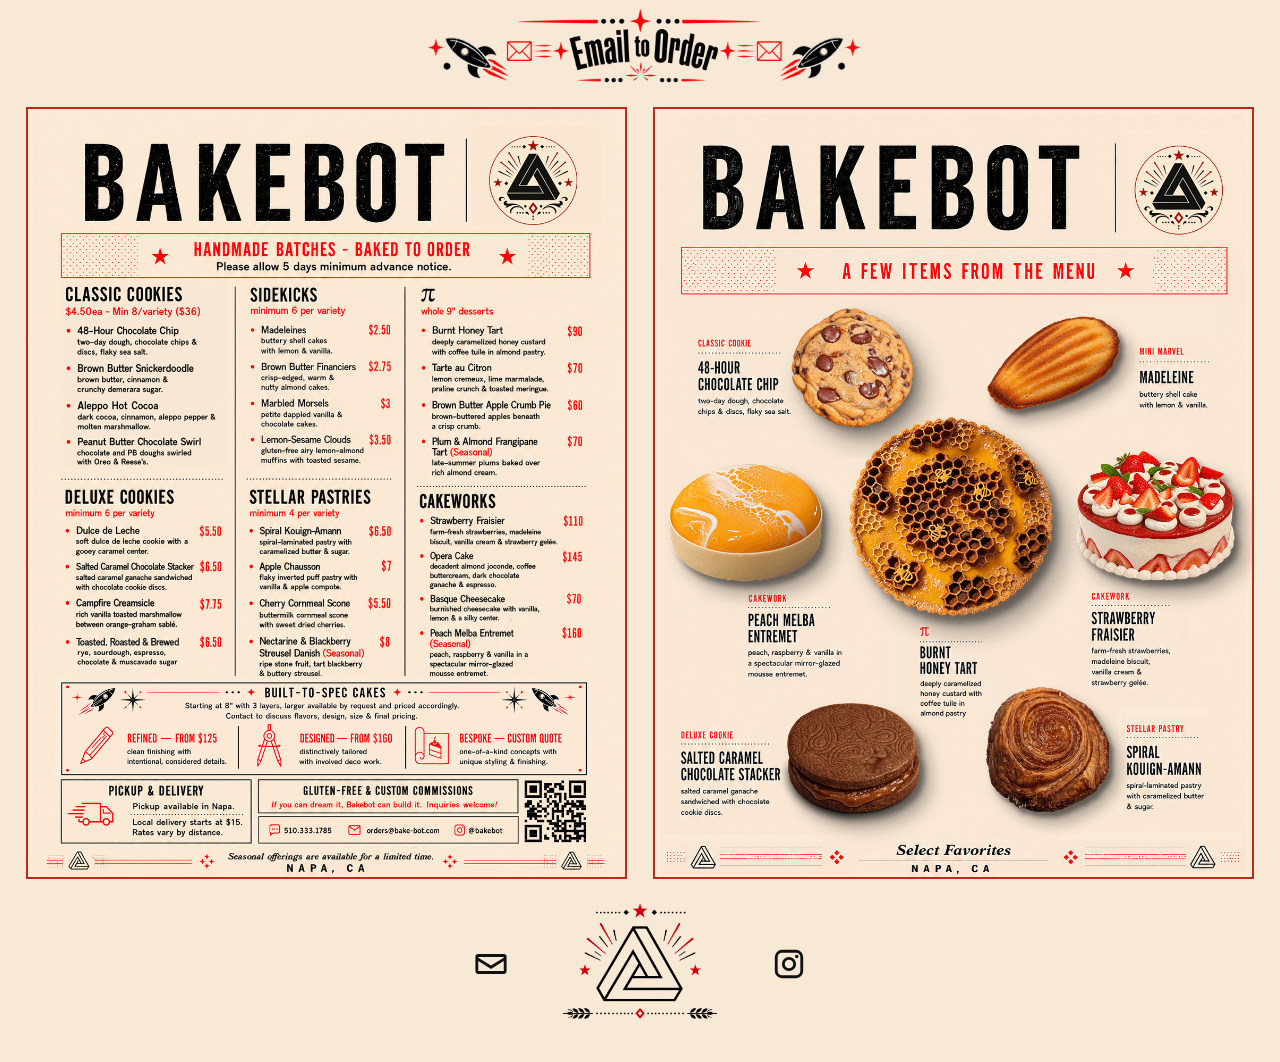
<file: index.html>
<!doctype html>
<html lang="en">
<head>
  <meta charset="utf-8">
  <meta name="viewport" content="width=device-width, initial-scale=1">
  <meta name="description" content="Scratch-built and baked to order in Napa, CA. Bakebot offers cookies, pastries, tarts, cakes and other handmade baked goods.">

  <meta property="og:title" content="Bakebot">
  <meta property="og:description" content="Handmade Batches ★ Baked To Order ★ Napa, CA.">
  <meta property="og:type" content="website">
  <meta property="og:url" content="https://bake-bot.com/">
  <meta property="og:image" content="https://bake-bot.com/assets/share-banner.png">
  <meta property="og:image:alt" content="Bakebot Logo">

  <title>Bakebot ★ Napa, CA</title>
  <link rel="apple-touch-icon" sizes="180x180" href="/apple-touch-icon.png">
  <link rel="icon" type="image/png" sizes="32x32" href="/favicon-32x32.png">
  <link rel="icon" type="image/png" sizes="16x16" href="/favicon-16x16.png">
  <link rel="manifest" href="/site.webmanifest">
  <link rel="shortcut icon" href="/favicon.ico">
  <meta name="msapplication-TileColor" content="#f6ead6">
  <meta name="msapplication-config" content="/browserconfig.xml">
  <meta name="theme-color" content="#f6ead6">
  <link rel="stylesheet" href="styles.css?v=5">
</head>
<body>
  <header class="email-banner-header">
    <a
      class="email-banner-link"
      href="mailto:orders@bake-bot.com?subject=Order%20Inquiry"
      aria-label="Email Bakebot to place an order"
    >
      <img
        src="assets/email-banner.png"
        alt="Email to Order"
        class="email-banner"
      >
    </a>
  </header>

  <main class="site-main">
    <section class="menus" aria-label="Bakebot menus">
      <img src="assets/menu-front.png" alt="Bakebot menu" class="menu-image">
      <img src="assets/menu-back.png" alt="Bakebot select favorites menu" class="menu-image">
    </section>
  </main>

  <footer class="site-footer">
    <a
      class="footer-link"
      href="mailto:orders@bake-bot.com?subject=Order%20Inquiry"
      aria-label="Email Bakebot with an order inquiry"
    >
      <svg viewBox="0 0 24 24" aria-hidden="true" focusable="false">
        <path d="M3 5h18a2 2 0 0 1 2 2v10a2 2 0 0 1-2 2H3a2 2 0 0 1-2-2V7a2 2 0 0 1 2-2Zm0 2v.5l9 5.625L21 7.5V7H3Zm18 10V9.85l-8.47 5.294a1 1 0 0 1-1.06 0L3 9.85V17h18Z"/>
      </svg>
    </a>

    <img
      src="assets/penrose-logo.png"
      alt=""
      class="penrose-logo"
      aria-hidden="true"
    >

    <a
      class="footer-link"
      href="https://www.instagram.com/bakebot/"
      target="_blank"
      rel="noopener noreferrer"
      aria-label="Bakebot on Instagram"
    >
      <svg viewBox="0 0 24 24" aria-hidden="true" focusable="false">
        <path d="M7 2h10a5 5 0 0 1 5 5v10a5 5 0 0 1-5 5H7a5 5 0 0 1-5-5V7a5 5 0 0 1 5-5Zm0 2a3 3 0 0 0-3 3v10a3 3 0 0 0 3 3h10a3 3 0 0 0 3-3V7a3 3 0 0 0-3-3H7Zm10.5 1.5a1.25 1.25 0 1 1 0 2.5 1.25 1.25 0 0 1 0-2.5ZM12 7a5 5 0 1 1 0 10 5 5 0 0 1 0-10Zm0 2a3 3 0 1 0 0 6 3 3 0 0 0 0-6Z"/>
      </svg>
    </a>
  </footer>
</body>
</html>
</file>
<file: styles.css>
:root {
  color-scheme: light;
  --page-bg: #f8e8d6;
  --ink: #111111;
}

* {
  box-sizing: border-box;
}

html,
body {
  margin: 0;
  min-height: 100%;
}

body {
  background: var(--page-bg);
  color: var(--ink);
  font-family: Arial, Helvetica, sans-serif;
}

.email-banner-header {
  display: flex;
  justify-content: center;
  width: 100%;
  padding: 4px 12px 0;
}

.email-banner-link {
  display: block;
  width: min(660px, 51vw);
  max-width: 100%;
  line-height: 0;
  transition: opacity 150ms ease;
}

.email-banner-link:hover,
.email-banner-link:focus-visible {
  opacity: 0.78;
}

.email-banner {
  display: block;
  width: 100%;
  height: auto;
}

.site-main {
  width: 100%;
  padding:
    4px
    clamp(12px, 2vw, 28px)
    0;
}

.menus {
  width: min(100%, 1800px);
  margin: 0 auto;
  display: grid;
  grid-template-columns: repeat(2, minmax(0, 1fr));
  gap: clamp(12px, 2vw, 28px);
  align-items: start;
}

.menu-image {
  display: block;
  width: 100%;
  height: auto;
  border: solid 2px #c12a1b;
}

.site-footer {
  display: flex;
  justify-content: center;
  align-items: center;
  gap: clamp(14px, 2vw, 22px);
  width: 100%;
  padding: 12px 20px 24px;
  overflow: visible;
}

.penrose-logo {
  display: block;
  width: min(220px, 22vw);
  height: auto;
  flex: 0 1 auto;
}

.footer-link {
  display: inline-flex;
  align-items: center;
  justify-content: center;
  width: 34px;
  height: 34px;
  color: var(--ink);
  transition: opacity 150ms ease;
  flex: 0 0 auto;
}

.footer-link:hover,
.footer-link:focus-visible {
  opacity: 0.55;
}

.footer-link svg {
  display: block;
  width: 100%;
  height: 100%;
  fill: currentColor;
}

@media (max-width: 800px) {
  .email-banner-header {
    padding: 4px 10px 0;
  }

  .email-banner-link {
    width: min(480px, 90vw);
  }

  .site-main {
    padding: 4px 10px 0;
  }

  .menus {
    grid-template-columns: 1fr;
  }

  .site-footer {
    gap: 18px;
    padding:
      14px
      14px
      calc(64px + env(safe-area-inset-bottom));
    overflow: visible;
  }

  .penrose-logo {
    width: min(180px, 42vw);
    height: auto;
    flex-shrink: 1;
  }

  .footer-link {
    width: 32px;
    height: 32px;
    flex-shrink: 0;
  }
}
</file>
